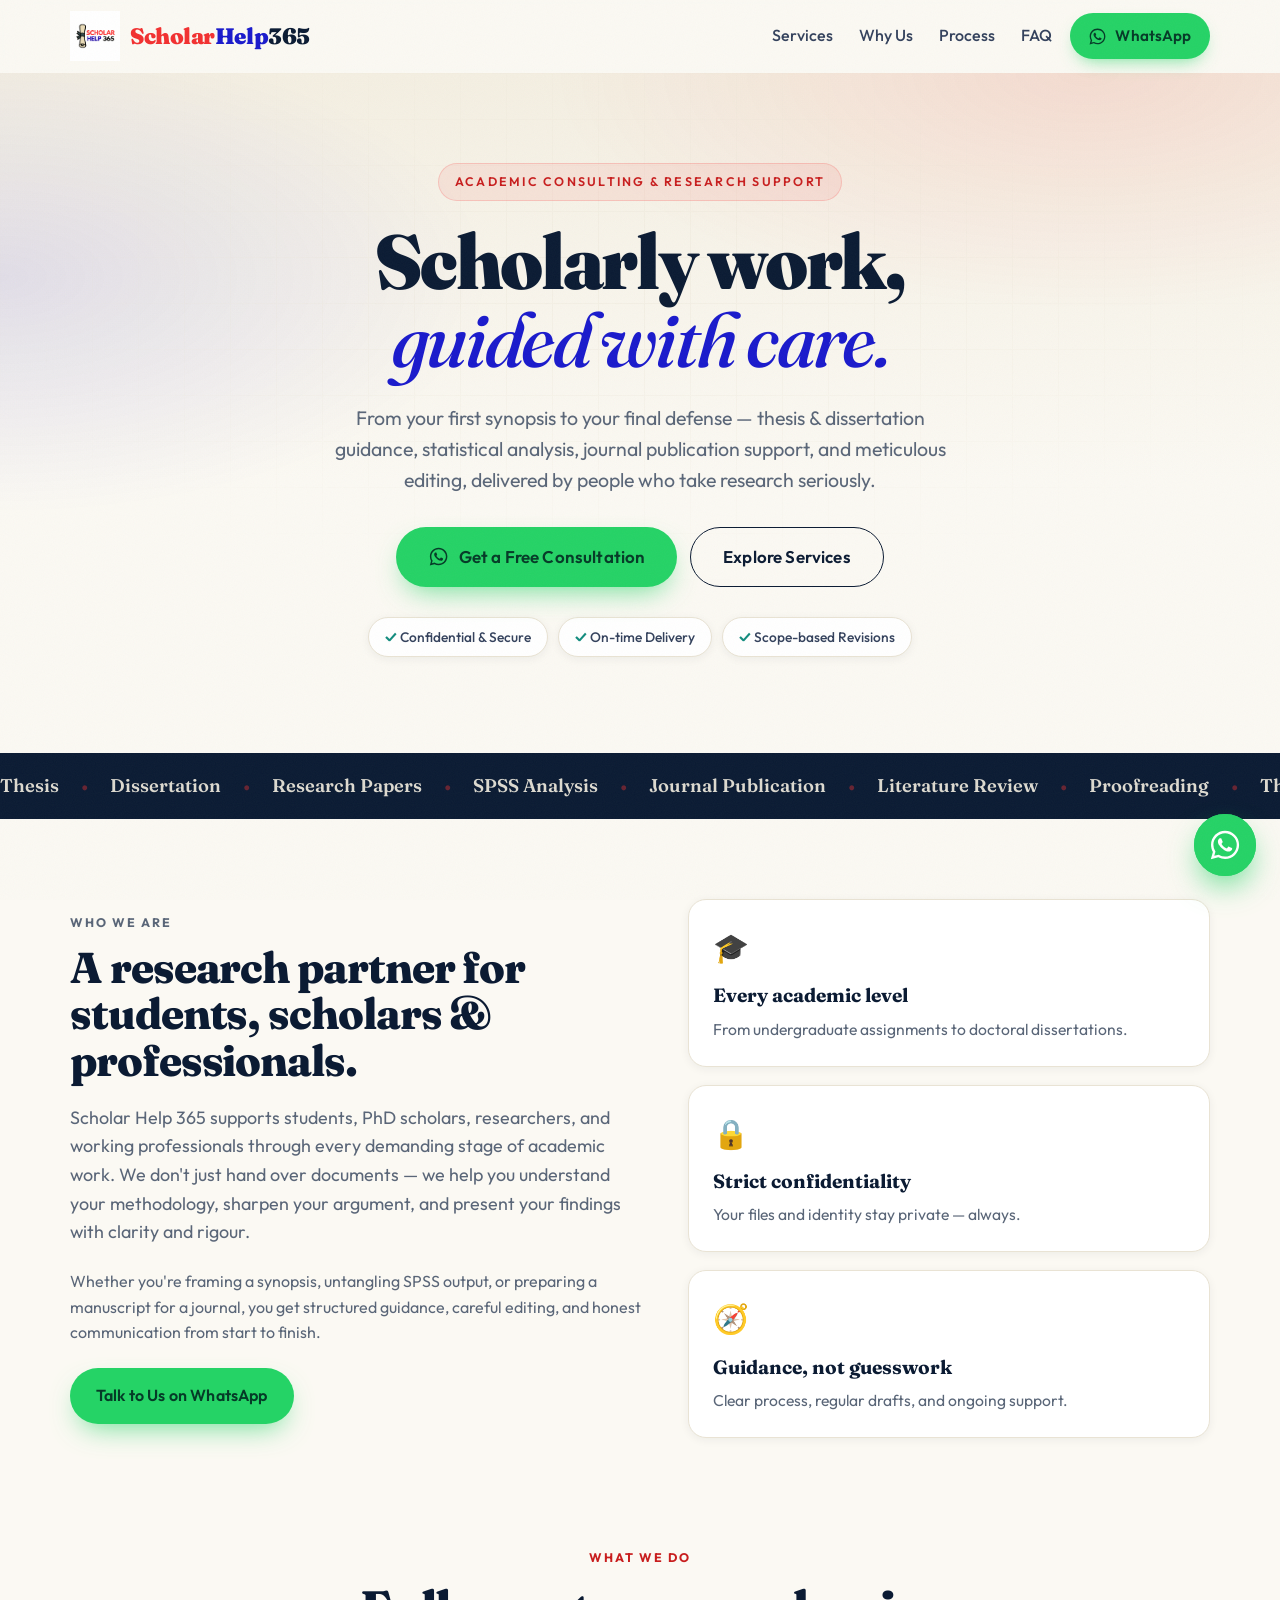
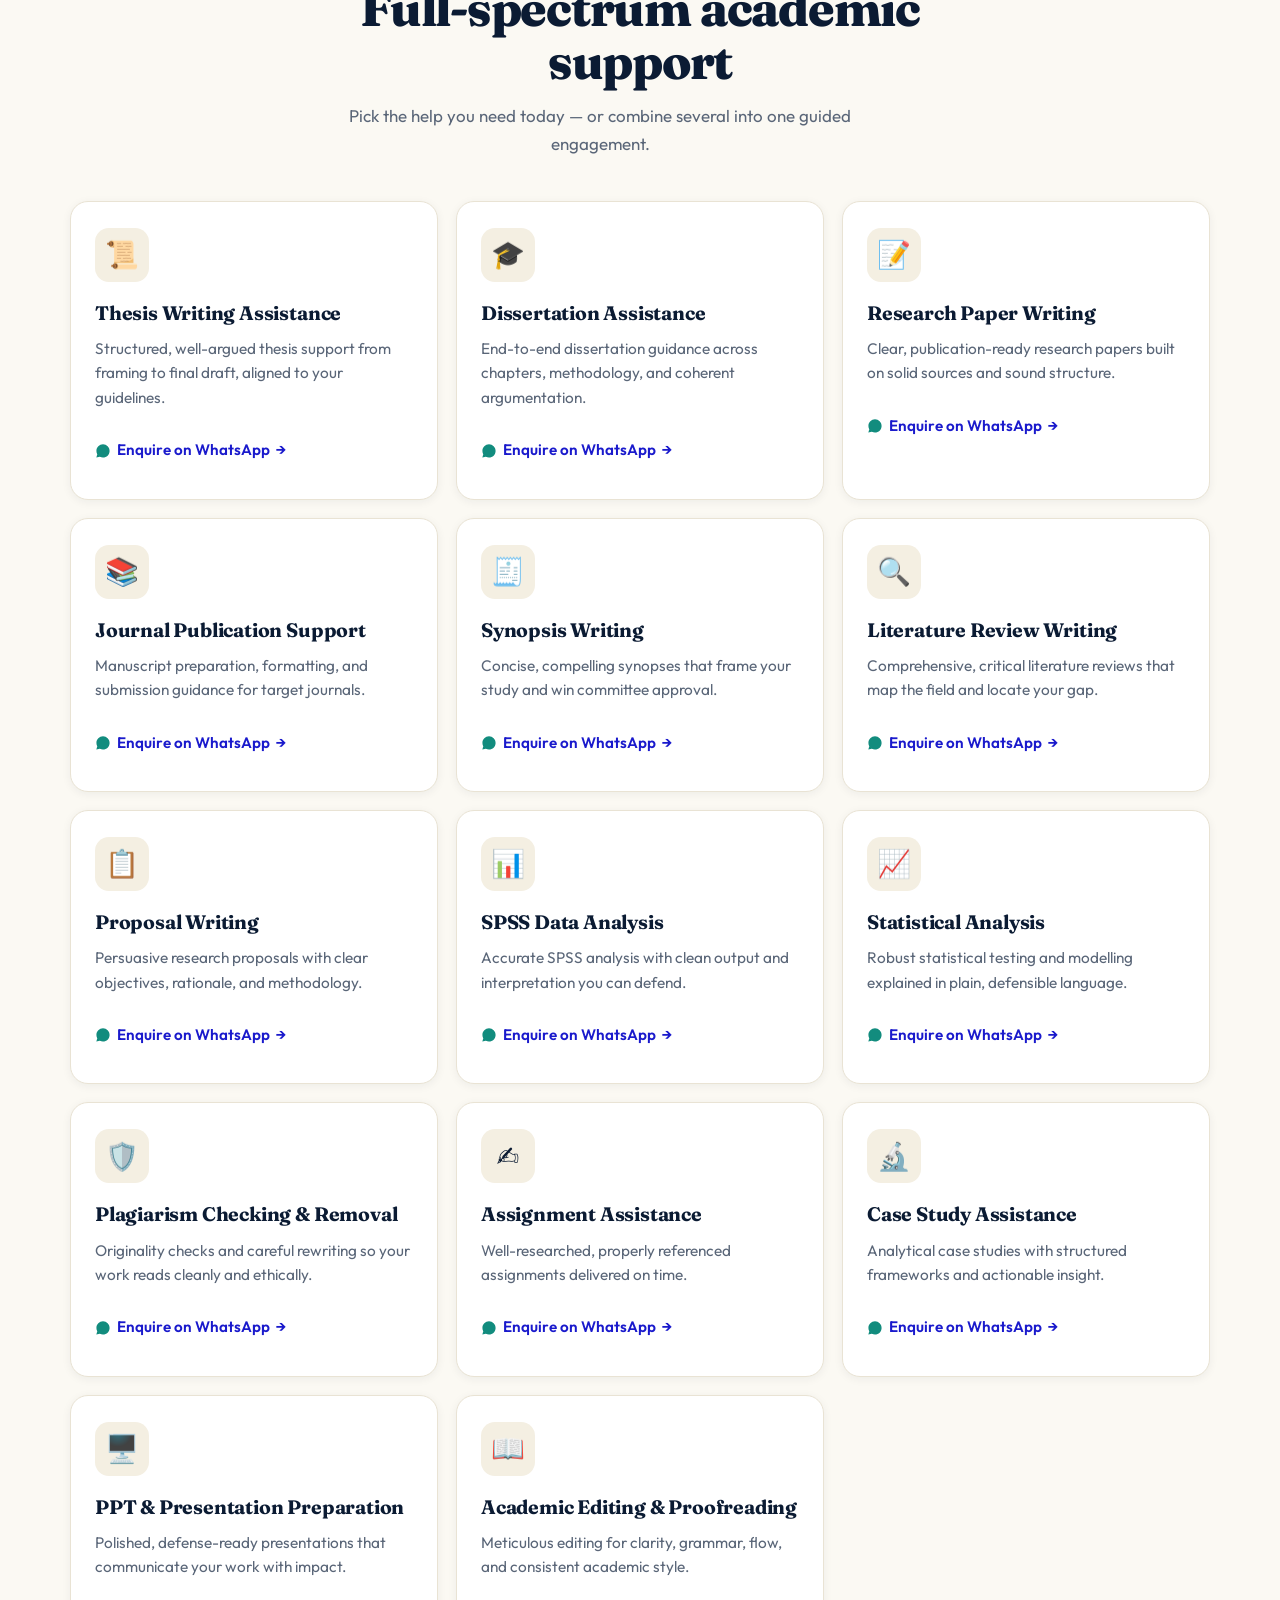
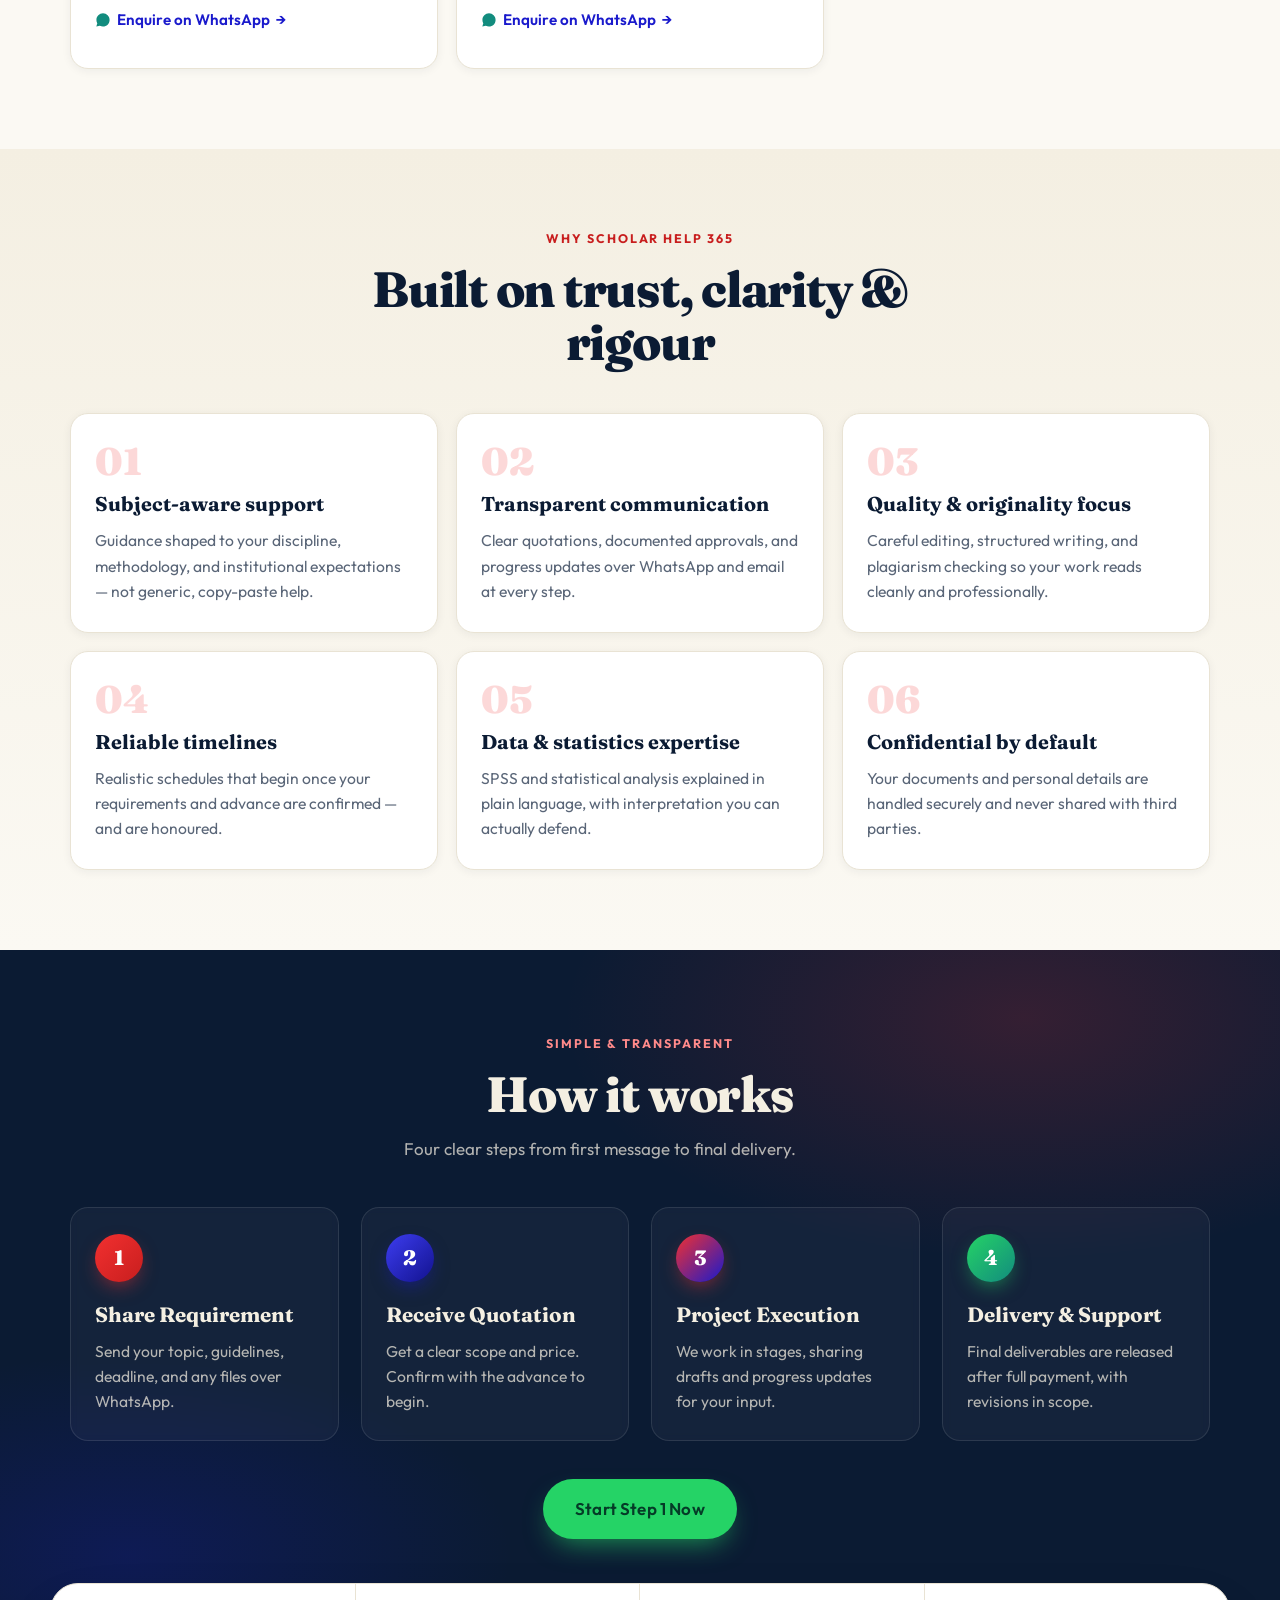
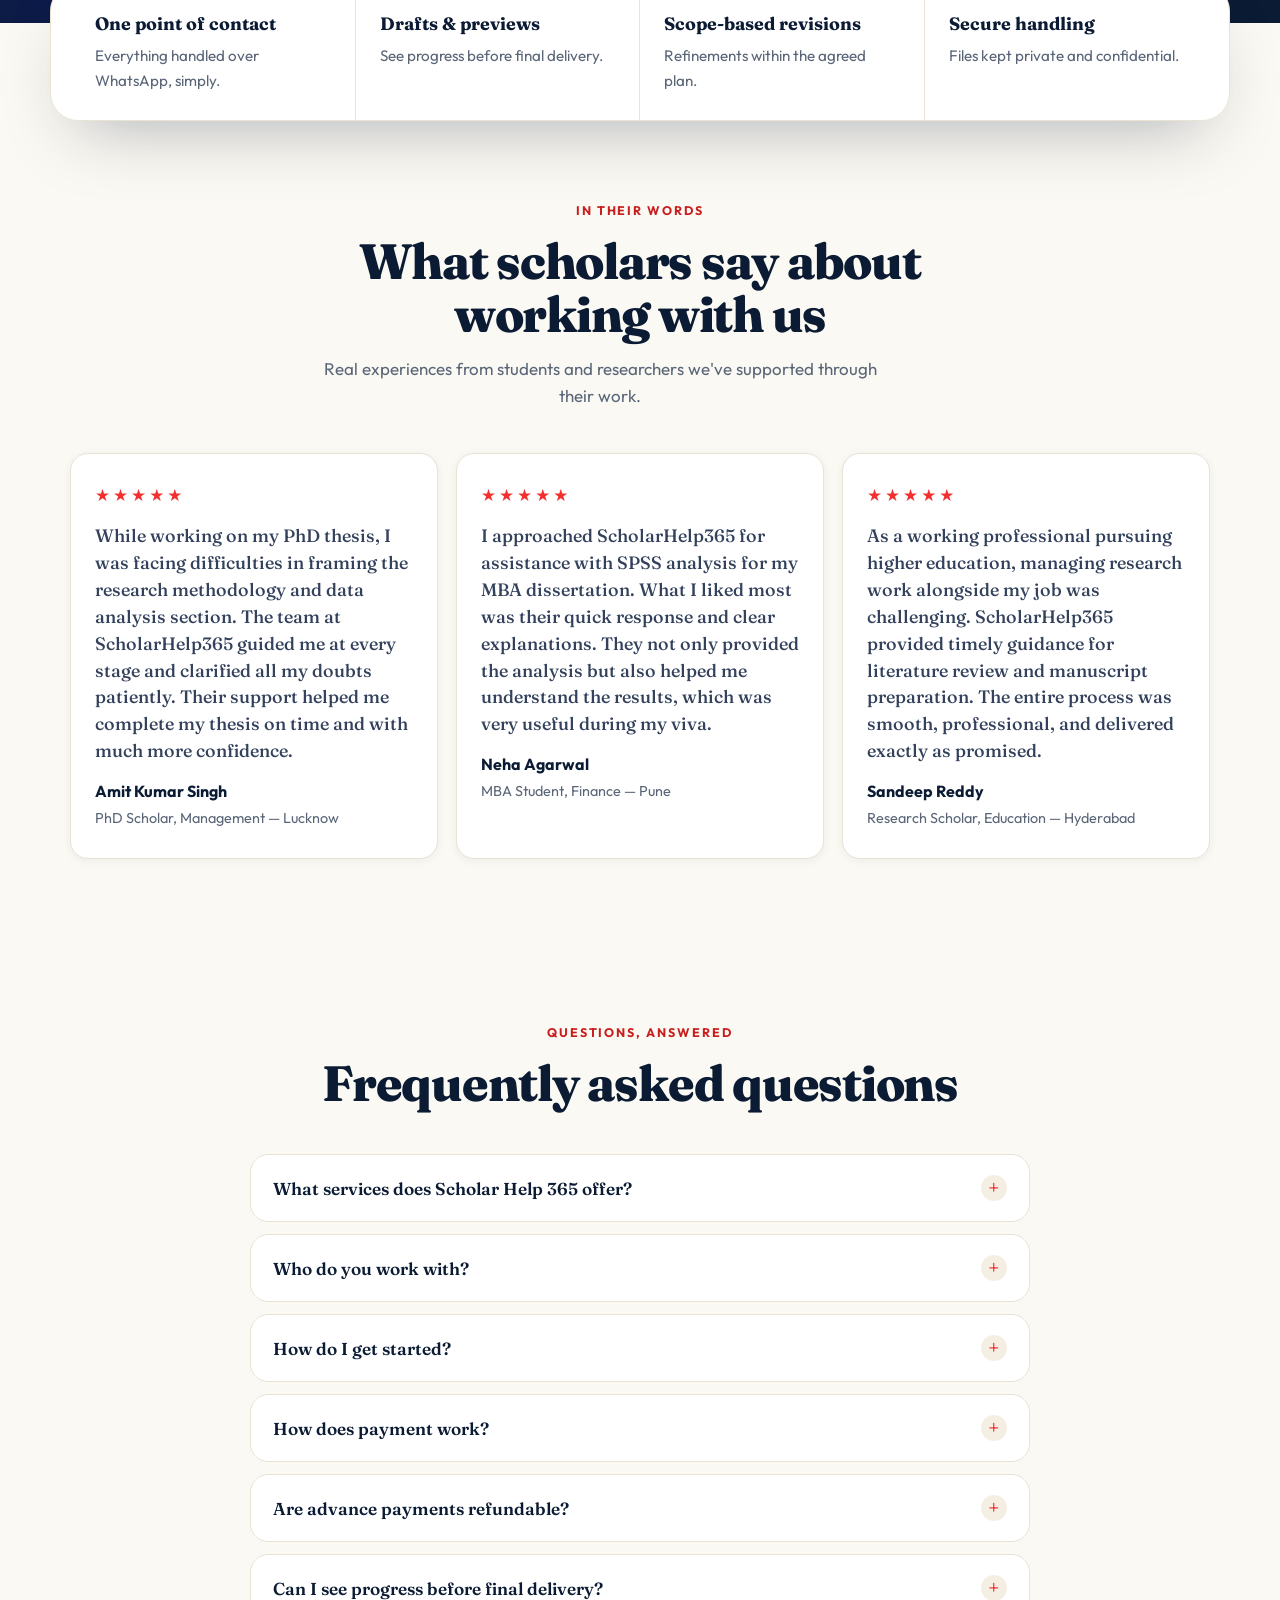
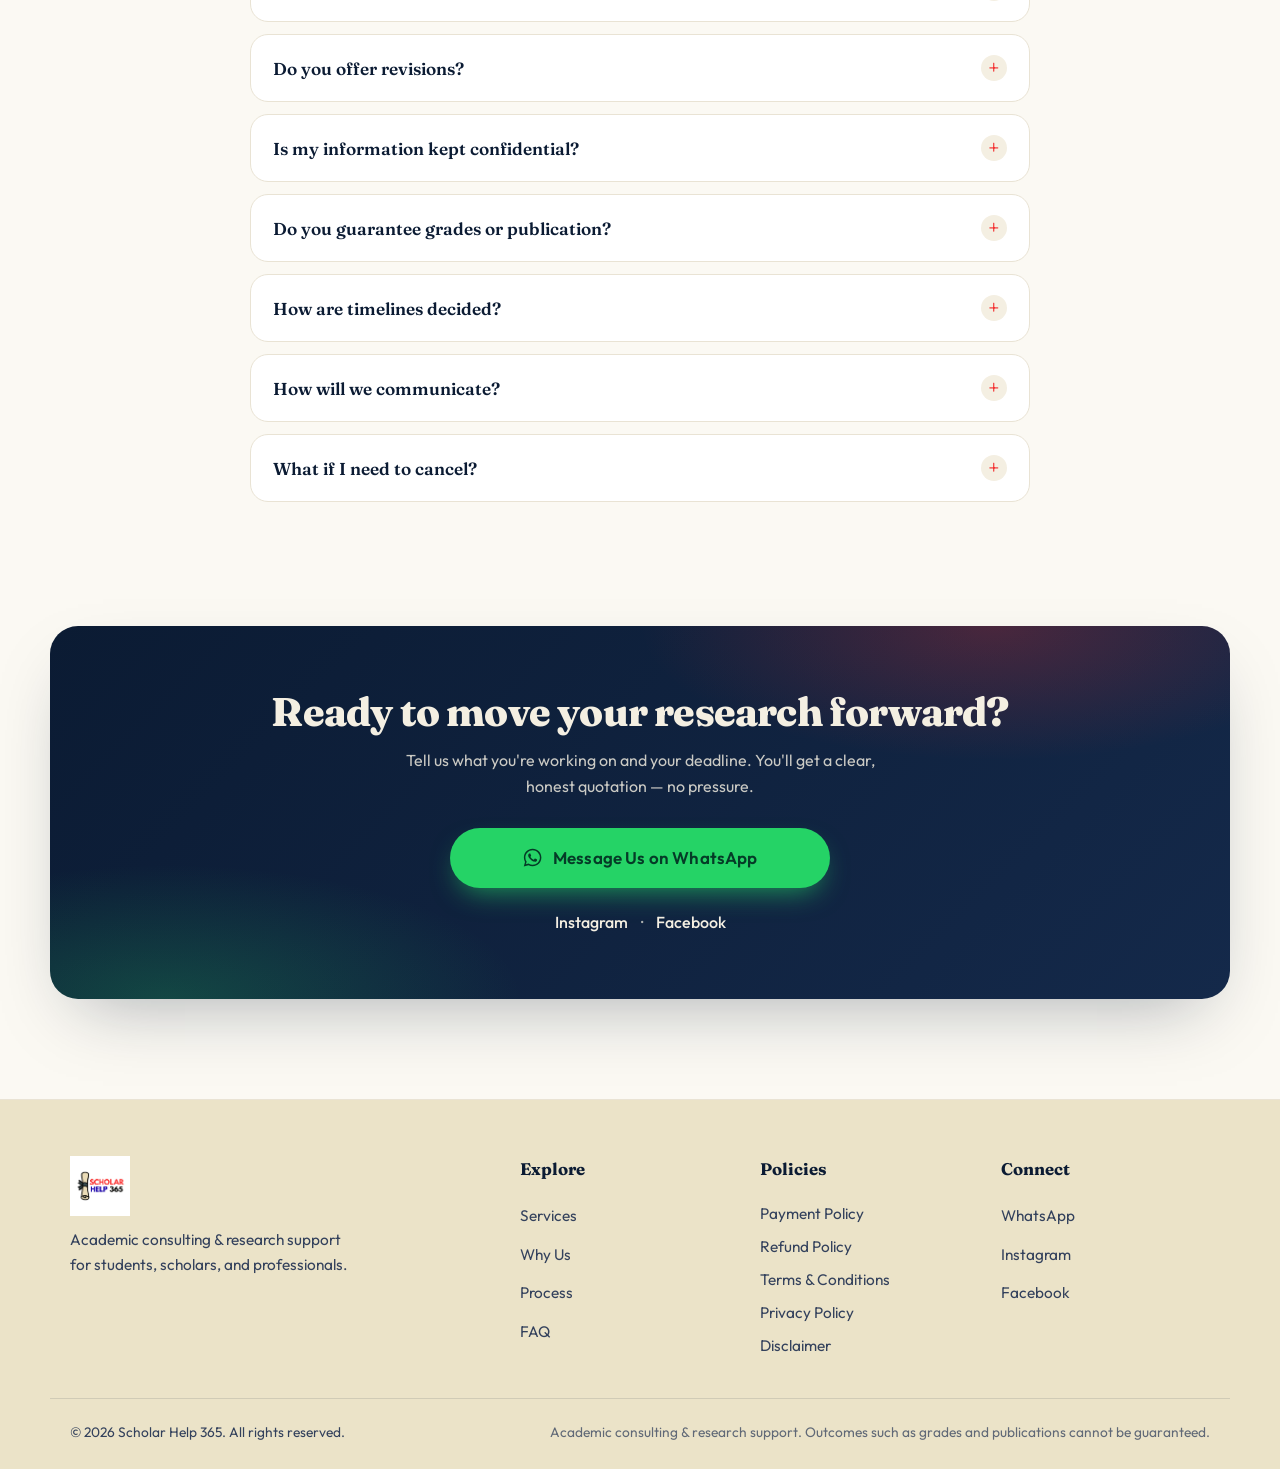
<file: index.html>
<!DOCTYPE html>
<html lang="en">
<head>
<meta charset="UTF-8">
<meta name="viewport" content="width=device-width, initial-scale=1.0, viewport-fit=cover">
<meta name="theme-color" content="#0B1B33">
<title>Scholar Help 365 | Academic Consulting & Research Support</title>
<meta name="description" content="Professional academic consulting and research support services including thesis assistance, dissertation guidance, SPSS data analysis, research paper support, journal publication assistance, academic editing, and research consulting.">
<meta name="keywords" content="thesis writing assistance, dissertation help, research paper writing, SPSS data analysis, journal publication support, academic editing, literature review, synopsis writing, plagiarism removal, academic consulting">
<meta name="author" content="Scholar Help 365">
<meta name="robots" content="index, follow">
<link rel="canonical" href="https://scholarhelp365.com/">

<!-- Open Graph -->
<meta property="og:type" content="website">
<meta property="og:url" content="https://scholarhelp365.com/">
<meta property="og:title" content="Scholar Help 365 | Academic Consulting & Research Support">
<meta property="og:description" content="Professional academic consulting and research support: thesis & dissertation assistance, SPSS data analysis, research paper support, journal publication help, and academic editing.">
<meta property="og:image" content="https://scholarhelp365.com/logo.png">
<meta property="og:site_name" content="Scholar Help 365">

<!-- Twitter -->
<meta name="twitter:card" content="summary_large_image">
<meta name="twitter:title" content="Scholar Help 365 | Academic Consulting & Research Support">
<meta name="twitter:description" content="Professional academic consulting and research support: thesis & dissertation assistance, SPSS data analysis, journal publication help, and academic editing.">
<meta name="twitter:image" content="https://scholarhelp365.com/logo.png">

<link rel="icon" type="image/png" href="logo.png">
<link rel="apple-touch-icon" href="logo.png">
<link rel="preconnect" href="https://fonts.googleapis.com">
<link rel="preconnect" href="https://fonts.gstatic.com" crossorigin>
<link rel="preload" as="style" href="https://fonts.googleapis.com/css2?family=Fraunces:ital,opsz,wght@0,9..144,400;0,9..144,500;0,9..144,600;0,9..144,700;0,9..144,900;1,9..144,500&family=Outfit:wght@300;400;500;600;700;800&display=swap">
<link rel="stylesheet" href="https://fonts.googleapis.com/css2?family=Fraunces:ital,opsz,wght@0,9..144,400;0,9..144,500;0,9..144,600;0,9..144,700;0,9..144,900;1,9..144,500&family=Outfit:wght@300;400;500;600;700;800&display=swap">
<link rel="stylesheet" href="styles.css">

<!-- Structured Data -->
<script type="application/ld+json">
{
  "@context": "https://schema.org",
  "@graph": [
    {
      "@type": "Organization",
      "@id": "https://scholarhelp365.com/#organization",
      "name": "Scholar Help 365",
      "url": "https://scholarhelp365.com/",
      "logo": "https://scholarhelp365.com/logo.png",
      "description": "Academic consulting and research support services.",
      "contactPoint": {
        "@type": "ContactPoint",
        "telephone": "+918447711925",
        "contactType": "customer service",
        "availableLanguage": ["English", "Hindi"]
      },
      "sameAs": [
        "https://www.instagram.com/scholarhelp365/",
        "https://www.facebook.com/share/1EtbmL9gWt/"
      ]
    },
    {
      "@type": "WebSite",
      "@id": "https://scholarhelp365.com/#website",
      "url": "https://scholarhelp365.com/",
      "name": "Scholar Help 365",
      "publisher": { "@id": "https://scholarhelp365.com/#organization" }
    },
    {
      "@type": "LocalBusiness",
      "@id": "https://scholarhelp365.com/#localbusiness",
      "name": "Scholar Help 365",
      "image": "https://scholarhelp365.com/logo.png",
      "url": "https://scholarhelp365.com/",
      "telephone": "+918447711925",
      "priceRange": "$$",
      "address": { "@type": "PostalAddress", "addressCountry": "IN" }
    },
    {
      "@type": "Service",
      "serviceType": "Academic Consulting & Research Support",
      "provider": { "@id": "https://scholarhelp365.com/#organization" },
      "areaServed": "Worldwide",
      "hasOfferCatalog": {
        "@type": "OfferCatalog",
        "name": "Academic Services",
        "itemListElement": [
          {"@type":"Offer","itemOffered":{"@type":"Service","name":"Thesis Writing Assistance"}},
          {"@type":"Offer","itemOffered":{"@type":"Service","name":"Dissertation Assistance"}},
          {"@type":"Offer","itemOffered":{"@type":"Service","name":"Research Paper Writing"}},
          {"@type":"Offer","itemOffered":{"@type":"Service","name":"Journal Publication Support"}},
          {"@type":"Offer","itemOffered":{"@type":"Service","name":"SPSS Data Analysis"}},
          {"@type":"Offer","itemOffered":{"@type":"Service","name":"Academic Editing & Proofreading"}}
        ]
      }
    },
    {
      "@type": "FAQPage",
      "@id": "https://scholarhelp365.com/#faq",
      "mainEntity": [
        {"@type":"Question","name":"What services does Scholar Help 365 offer?","acceptedAnswer":{"@type":"Answer","text":"We offer thesis and dissertation assistance, research paper writing, journal publication support, synopsis and proposal writing, literature reviews, SPSS and statistical analysis, plagiarism checking and removal, assignment and case study assistance, presentation preparation, and academic editing and proofreading."}},
        {"@type":"Question","name":"Is my information kept confidential?","acceptedAnswer":{"@type":"Answer","text":"Yes. All client information and files are handled securely, are never shared with third parties, and are never sold."}},
        {"@type":"Question","name":"How do I start a project?","acceptedAnswer":{"@type":"Answer","text":"Share your requirement on WhatsApp, receive a quotation, confirm with an advance payment, and we begin execution with drafts and updates along the way."}},
        {"@type":"Question","name":"Do you guarantee grades or publication?","acceptedAnswer":{"@type":"Answer","text":"We provide research support, editing, guidance, and analytical assistance. Grades, approvals, and publication outcomes depend on institutions and reviewers and cannot be guaranteed."}},
        {"@type":"Question","name":"How does payment work?","acceptedAnswer":{"@type":"Answer","text":"Work begins after a mandatory advance payment. The remaining balance is paid before final delivery, and complete deliverables are released after full payment."}},
        {"@type":"Question","name":"Can I get revisions?","acceptedAnswer":{"@type":"Answer","text":"Yes, revisions are provided within the agreed project scope. Additional requirements outside the original scope may incur extra charges."}}
      ]
    }
  ]
}
</script>
</head>
<body>

<!-- Decorative grain overlay -->
<div class="grain" aria-hidden="true"></div>

<!-- ============ HEADER ============ -->
<header class="site-header" id="top">
  <div class="container nav">
    <a href="#top" class="brand" aria-label="Scholar Help 365 home">
      <img src="logo.png" alt="Scholar Help 365 logo" width="160" height="160" class="brand-mark" loading="eager">
      <span class="brand-text">Scholar<span class="brand-accent">Help</span><span class="brand-365">365</span></span>
    </a>
    <nav class="nav-links" aria-label="Primary">
      <a href="#services">Services</a>
      <a href="#why">Why Us</a>
      <a href="#process">Process</a>
      <a href="#faq">FAQ</a>
    </nav>
    <a class="btn btn-nav" href="https://wa.me/918447711925?text=Hi%20Scholar%20Help%20365%2C%20I%27d%20like%20to%20discuss%20a%20project." target="_blank" rel="noopener">
      <svg class="wa-ic" viewBox="0 0 24 24" aria-hidden="true"><path d="M12.04 2C6.58 2 2.13 6.45 2.13 11.91c0 1.75.46 3.46 1.32 4.97L2 22l5.25-1.38a9.9 9.9 0 0 0 4.79 1.22h.01c5.46 0 9.91-4.45 9.91-9.91S17.5 2 12.04 2Zm0 18.13h-.01a8.2 8.2 0 0 1-4.18-1.15l-.3-.18-3.11.82.83-3.04-.2-.31a8.18 8.18 0 0 1-1.26-4.36c0-4.54 3.7-8.23 8.24-8.23 2.2 0 4.27.86 5.82 2.42a8.18 8.18 0 0 1 2.41 5.83c0 4.54-3.69 8.23-8.23 8.23Zm4.52-6.16c-.25-.12-1.47-.72-1.69-.81-.23-.08-.39-.12-.56.12-.16.25-.64.81-.79.97-.14.17-.29.19-.54.06-.25-.12-1.05-.39-1.99-1.23-.74-.66-1.23-1.47-1.38-1.72-.14-.25-.01-.38.11-.5.11-.11.25-.29.37-.43.13-.14.17-.25.25-.41.08-.17.04-.31-.02-.43-.06-.12-.56-1.34-.76-1.84-.2-.48-.4-.42-.56-.43h-.48c-.17 0-.43.06-.66.31-.22.25-.86.85-.86 2.07 0 1.22.89 2.4 1.01 2.56.12.17 1.75 2.67 4.23 3.74.59.26 1.05.41 1.41.52.59.19 1.13.16 1.56.1.48-.07 1.47-.6 1.68-1.18.21-.58.21-1.07.14-1.18-.06-.1-.22-.16-.47-.28Z"/></svg>
      WhatsApp
    </a>
    <button class="hamburger" id="hamburger" aria-label="Open menu" aria-expanded="false">
      <span></span><span></span><span></span>
    </button>
  </div>
  <div class="mobile-menu" id="mobileMenu">
    <a href="#services">Services</a>
    <a href="#why">Why Us</a>
    <a href="#process">Process</a>
    <a href="#faq">FAQ</a>
    <a href="#contact">Contact</a>
  </div>
</header>

<!-- ============ HERO ============ -->
<section class="hero">
  <div class="hero-bg" aria-hidden="true"></div>
  <div class="container hero-inner">
    <p class="eyebrow reveal">Academic Consulting &amp; Research Support</p>
    <h1 class="reveal d1">Scholarly work,<br><em>guided with care.</em></h1>
    <p class="hero-sub reveal d2">From your first synopsis to your final defense — thesis &amp; dissertation guidance, statistical analysis, journal publication support, and meticulous editing, delivered by people who take research seriously.</p>
    <div class="hero-cta reveal d3">
      <a class="btn btn-primary btn-lg" href="https://wa.me/918447711925?text=Hi%20Scholar%20Help%20365%2C%20I%27d%20like%20a%20free%20consultation%20about%20my%20project." target="_blank" rel="noopener">
        <svg class="wa-ic" viewBox="0 0 24 24" aria-hidden="true"><path d="M12.04 2C6.58 2 2.13 6.45 2.13 11.91c0 1.75.46 3.46 1.32 4.97L2 22l5.25-1.38a9.9 9.9 0 0 0 4.79 1.22h.01c5.46 0 9.91-4.45 9.91-9.91S17.5 2 12.04 2Zm0 18.13h-.01a8.2 8.2 0 0 1-4.18-1.15l-.3-.18-3.11.82.83-3.04-.2-.31a8.18 8.18 0 0 1-1.26-4.36c0-4.54 3.7-8.23 8.24-8.23 2.2 0 4.27.86 5.82 2.42a8.18 8.18 0 0 1 2.41 5.83c0 4.54-3.69 8.23-8.23 8.23Zm4.52-6.16c-.25-.12-1.47-.72-1.69-.81-.23-.08-.39-.12-.56.12-.16.25-.64.81-.79.97-.14.17-.29.19-.54.06-.25-.12-1.05-.39-1.99-1.23-.74-.66-1.23-1.47-1.38-1.72-.14-.25-.01-.38.11-.5.11-.11.25-.29.37-.43.13-.14.17-.25.25-.41.08-.17.04-.31-.02-.43-.06-.12-.56-1.34-.76-1.84-.2-.48-.4-.42-.56-.43h-.48c-.17 0-.43.06-.66.31-.22.25-.86.85-.86 2.07 0 1.22.89 2.4 1.01 2.56.12.17 1.75 2.67 4.23 3.74.59.26 1.05.41 1.41.52.59.19 1.13.16 1.56.1.48-.07 1.47-.6 1.68-1.18.21-.58.21-1.07.14-1.18-.06-.1-.22-.16-.47-.28Z"/></svg>
        Get a Free Consultation
      </a>
      <a class="btn btn-ghost btn-lg" href="#services">Explore Services</a>
    </div>
    <ul class="hero-pills reveal d4">
      <li>Confidential &amp; Secure</li>
      <li>On-time Delivery</li>
      <li>Scope-based Revisions</li>
    </ul>
  </div>
</section>

<!-- ============ TRUST STRIP ============ -->
<section class="trust-strip" aria-label="What we help with">
  <div class="marquee">
    <div class="marquee-track">
      <span>Thesis</span><span>•</span><span>Dissertation</span><span>•</span><span>Research Papers</span><span>•</span><span>SPSS Analysis</span><span>•</span><span>Journal Publication</span><span>•</span><span>Literature Review</span><span>•</span><span>Proofreading</span><span>•</span>
      <span>Thesis</span><span>•</span><span>Dissertation</span><span>•</span><span>Research Papers</span><span>•</span><span>SPSS Analysis</span><span>•</span><span>Journal Publication</span><span>•</span><span>Literature Review</span><span>•</span><span>Proofreading</span><span>•</span>
    </div>
  </div>
</section>

<!-- ============ ABOUT ============ -->
<section class="about" id="about">
  <div class="container about-grid">
    <div class="about-copy reveal">
      <p class="section-eyebrow">Who we are</p>
      <h2 class="section-title">A research partner for students, scholars &amp; professionals.</h2>
      <p class="lead">Scholar Help 365 supports students, PhD scholars, researchers, and working professionals through every demanding stage of academic work. We don't just hand over documents — we help you understand your methodology, sharpen your argument, and present your findings with clarity and rigour.</p>
      <p>Whether you're framing a synopsis, untangling SPSS output, or preparing a manuscript for a journal, you get structured guidance, careful editing, and honest communication from start to finish.</p>
      <a class="btn btn-primary" href="https://wa.me/918447711925?text=Hi%20Scholar%20Help%20365%2C%20I%27d%20like%20to%20learn%20more%20about%20your%20support." target="_blank" rel="noopener">Talk to Us on WhatsApp</a>
    </div>
    <div class="about-stats reveal d2">
      <div class="stat-card">
        <span class="stat-icon">🎓</span>
        <h3>Every academic level</h3>
        <p>From undergraduate assignments to doctoral dissertations.</p>
      </div>
      <div class="stat-card">
        <span class="stat-icon">🔒</span>
        <h3>Strict confidentiality</h3>
        <p>Your files and identity stay private — always.</p>
      </div>
      <div class="stat-card">
        <span class="stat-icon">🧭</span>
        <h3>Guidance, not guesswork</h3>
        <p>Clear process, regular drafts, and ongoing support.</p>
      </div>
    </div>
  </div>
</section>

<!-- ============ SERVICES ============ -->
<section class="services" id="services">
  <div class="container">
    <div class="section-head reveal">
      <p class="section-eyebrow">What we do</p>
      <h2 class="section-title">Full-spectrum academic support</h2>
      <p class="section-desc">Pick the help you need today — or combine several into one guided engagement.</p>
    </div>
    <div class="service-grid" id="serviceGrid"><!-- injected by script.js --></div>
  </div>
</section>

<!-- ============ WHY CHOOSE US ============ -->
<section class="why" id="why">
  <div class="container">
    <div class="section-head reveal">
      <p class="section-eyebrow">Why Scholar Help 365</p>
      <h2 class="section-title">Built on trust, clarity &amp; rigour</h2>
    </div>
    <div class="why-grid">
      <article class="why-card reveal"><span class="why-num">01</span><h3>Subject-aware support</h3><p>Guidance shaped to your discipline, methodology, and institutional expectations — not generic, copy-paste help.</p></article>
      <article class="why-card reveal d1"><span class="why-num">02</span><h3>Transparent communication</h3><p>Clear quotations, documented approvals, and progress updates over WhatsApp and email at every step.</p></article>
      <article class="why-card reveal d2"><span class="why-num">03</span><h3>Quality &amp; originality focus</h3><p>Careful editing, structured writing, and plagiarism checking so your work reads cleanly and professionally.</p></article>
      <article class="why-card reveal d3"><span class="why-num">04</span><h3>Reliable timelines</h3><p>Realistic schedules that begin once your requirements and advance are confirmed — and are honoured.</p></article>
      <article class="why-card reveal d4"><span class="why-num">05</span><h3>Data &amp; statistics expertise</h3><p>SPSS and statistical analysis explained in plain language, with interpretation you can actually defend.</p></article>
      <article class="why-card reveal d5"><span class="why-num">06</span><h3>Confidential by default</h3><p>Your documents and personal details are handled securely and never shared with third parties.</p></article>
    </div>
  </div>
</section>

<!-- ============ PROCESS ============ -->
<section class="process" id="process">
  <div class="container">
    <div class="section-head reveal">
      <p class="section-eyebrow light">Simple &amp; transparent</p>
      <h2 class="section-title light">How it works</h2>
      <p class="section-desc light">Four clear steps from first message to final delivery.</p>
    </div>
    <ol class="process-line">
      <li class="reveal"><span class="p-step">1</span><h3>Share Requirement</h3><p>Send your topic, guidelines, deadline, and any files over WhatsApp.</p></li>
      <li class="reveal d1"><span class="p-step">2</span><h3>Receive Quotation</h3><p>Get a clear scope and price. Confirm with the advance to begin.</p></li>
      <li class="reveal d2"><span class="p-step">3</span><h3>Project Execution</h3><p>We work in stages, sharing drafts and progress updates for your input.</p></li>
      <li class="reveal d3"><span class="p-step">4</span><h3>Delivery &amp; Support</h3><p>Final deliverables are released after full payment, with revisions in scope.</p></li>
    </ol>
    <div class="process-cta reveal">
      <a class="btn btn-primary btn-lg" href="https://wa.me/918447711925?text=Hi%20Scholar%20Help%20365%2C%20I%27m%20ready%20to%20share%20my%20requirement." target="_blank" rel="noopener">Start Step 1 Now</a>
    </div>
  </div>
</section>

<!-- ============ BENEFITS / CTA BAND ============ -->
<section class="benefits">
  <div class="container benefits-grid">
    <div class="benefit reveal"><strong>One point of contact</strong><span>Everything handled over WhatsApp, simply.</span></div>
    <div class="benefit reveal d1"><strong>Drafts &amp; previews</strong><span>See progress before final delivery.</span></div>
    <div class="benefit reveal d2"><strong>Scope-based revisions</strong><span>Refinements within the agreed plan.</span></div>
    <div class="benefit reveal d3"><strong>Secure handling</strong><span>Files kept private and confidential.</span></div>
  </div>
</section>

<!-- ============ TESTIMONIALS ============ -->
<section class="testimonials" id="testimonials">
  <div class="container">
    <div class="section-head reveal">
      <p class="section-eyebrow">In their words</p>
      <h2 class="section-title">What scholars say about working with us</h2>
      <p class="section-desc">Real experiences from students and researchers we've supported through their work.</p>
    </div>
    <div class="tst-grid">
      <figure class="tst-card reveal">
        <div class="tst-stars" aria-label="5 out of 5">★★★★★</div>
        <blockquote>While working on my PhD thesis, I was facing difficulties in framing the research methodology and data analysis section. The team at ScholarHelp365 guided me at every stage and clarified all my doubts patiently. Their support helped me complete my thesis on time and with much more confidence.</blockquote>
        <figcaption><strong>Amit Kumar Singh</strong><span>PhD Scholar, Management — Lucknow</span></figcaption>
      </figure>
      <figure class="tst-card reveal d1">
        <div class="tst-stars" aria-label="5 out of 5">★★★★★</div>
        <blockquote>I approached ScholarHelp365 for assistance with SPSS analysis for my MBA dissertation. What I liked most was their quick response and clear explanations. They not only provided the analysis but also helped me understand the results, which was very useful during my viva.</blockquote>
        <figcaption><strong>Neha Agarwal</strong><span>MBA Student, Finance — Pune</span></figcaption>
      </figure>
      <figure class="tst-card reveal d2">
        <div class="tst-stars" aria-label="5 out of 5">★★★★★</div>
        <blockquote>As a working professional pursuing higher education, managing research work alongside my job was challenging. ScholarHelp365 provided timely guidance for literature review and manuscript preparation. The entire process was smooth, professional, and delivered exactly as promised.</blockquote>
        <figcaption><strong>Sandeep Reddy</strong><span>Research Scholar, Education — Hyderabad</span></figcaption>
      </figure>
    </div>
  </div>
</section>

<!-- ============ FAQ ============ -->
<section class="faq" id="faq">
  <div class="container faq-inner">
    <div class="section-head reveal">
      <p class="section-eyebrow">Questions, answered</p>
      <h2 class="section-title">Frequently asked questions</h2>
    </div>
    <div class="faq-list" id="faqList"><!-- injected by script.js --></div>
  </div>
</section>

<!-- ============ CONTACT / FINAL CTA ============ -->
<section class="contact" id="contact">
  <div class="container contact-card reveal">
    <h2>Ready to move your research forward?</h2>
    <p>Tell us what you're working on and your deadline. You'll get a clear, honest quotation — no pressure.</p>
    <a class="btn btn-primary btn-lg" href="https://wa.me/918447711925?text=Hi%20Scholar%20Help%20365%2C%20I%27d%20like%20to%20start%20a%20project." target="_blank" rel="noopener">
      <svg class="wa-ic" viewBox="0 0 24 24" aria-hidden="true"><path d="M12.04 2C6.58 2 2.13 6.45 2.13 11.91c0 1.75.46 3.46 1.32 4.97L2 22l5.25-1.38a9.9 9.9 0 0 0 4.79 1.22h.01c5.46 0 9.91-4.45 9.91-9.91S17.5 2 12.04 2Zm0 18.13h-.01a8.2 8.2 0 0 1-4.18-1.15l-.3-.18-3.11.82.83-3.04-.2-.31a8.18 8.18 0 0 1-1.26-4.36c0-4.54 3.7-8.23 8.24-8.23 2.2 0 4.27.86 5.82 2.42a8.18 8.18 0 0 1 2.41 5.83c0 4.54-3.69 8.23-8.23 8.23Zm4.52-6.16c-.25-.12-1.47-.72-1.69-.81-.23-.08-.39-.12-.56.12-.16.25-.64.81-.79.97-.14.17-.29.19-.54.06-.25-.12-1.05-.39-1.99-1.23-.74-.66-1.23-1.47-1.38-1.72-.14-.25-.01-.38.11-.5.11-.11.25-.29.37-.43.13-.14.17-.25.25-.41.08-.17.04-.31-.02-.43-.06-.12-.56-1.34-.76-1.84-.2-.48-.4-.42-.56-.43h-.48c-.17 0-.43.06-.66.31-.22.25-.86.85-.86 2.07 0 1.22.89 2.4 1.01 2.56.12.17 1.75 2.67 4.23 3.74.59.26 1.05.41 1.41.52.59.19 1.13.16 1.56.1.48-.07 1.47-.6 1.68-1.18.21-.58.21-1.07.14-1.18-.06-.1-.22-.16-.47-.28Z"/></svg>
      Message Us on WhatsApp
    </a>
    <div class="contact-socials">
      <a href="https://www.instagram.com/scholarhelp365/" target="_blank" rel="noopener" aria-label="Instagram">Instagram</a>
      <span>·</span>
      <a href="https://www.facebook.com/share/1EtbmL9gWt/" target="_blank" rel="noopener" aria-label="Facebook">Facebook</a>
    </div>
  </div>
</section>

<!-- ============ FOOTER ============ -->
<footer class="site-footer">
  <div class="container footer-grid">
    <div class="footer-brand">
      <img src="logo.png" alt="Scholar Help 365" width="120" height="120" loading="lazy">
      <p>Academic consulting &amp; research support for students, scholars, and professionals.</p>
    </div>
    <div class="footer-col">
      <h4>Explore</h4>
      <a href="#services">Services</a>
      <a href="#why">Why Us</a>
      <a href="#process">Process</a>
      <a href="#faq">FAQ</a>
    </div>
    <div class="footer-col">
      <h4>Policies</h4>
      <button class="link-btn" data-modal="payment">Payment Policy</button>
      <button class="link-btn" data-modal="refund">Refund Policy</button>
      <button class="link-btn" data-modal="terms">Terms &amp; Conditions</button>
      <button class="link-btn" data-modal="privacy">Privacy Policy</button>
      <button class="link-btn" data-modal="disclaimer">Disclaimer</button>
    </div>
    <div class="footer-col">
      <h4>Connect</h4>
      <a href="https://wa.me/918447711925" target="_blank" rel="noopener">WhatsApp</a>
      <a href="https://www.instagram.com/scholarhelp365/" target="_blank" rel="noopener">Instagram</a>
      <a href="https://www.facebook.com/share/1EtbmL9gWt/" target="_blank" rel="noopener">Facebook</a>
    </div>
  </div>
  <div class="container footer-bottom">
    <p>© <span id="year"></span> Scholar Help 365. All rights reserved.</p>
    <p class="footer-note">Academic consulting &amp; research support. Outcomes such as grades and publications cannot be guaranteed.</p>
  </div>
</footer>

<!-- ============ STICKY MOBILE CTA ============ -->
<a class="sticky-cta" href="https://wa.me/918447711925?text=Hi%20Scholar%20Help%20365%2C%20I%27d%20like%20to%20start%20a%20project." target="_blank" rel="noopener">
  <svg class="wa-ic" viewBox="0 0 24 24" aria-hidden="true"><path d="M12.04 2C6.58 2 2.13 6.45 2.13 11.91c0 1.75.46 3.46 1.32 4.97L2 22l5.25-1.38a9.9 9.9 0 0 0 4.79 1.22h.01c5.46 0 9.91-4.45 9.91-9.91S17.5 2 12.04 2Zm0 18.13h-.01a8.2 8.2 0 0 1-4.18-1.15l-.3-.18-3.11.82.83-3.04-.2-.31a8.18 8.18 0 0 1-1.26-4.36c0-4.54 3.7-8.23 8.24-8.23 2.2 0 4.27.86 5.82 2.42a8.18 8.18 0 0 1 2.41 5.83c0 4.54-3.69 8.23-8.23 8.23Zm4.52-6.16c-.25-.12-1.47-.72-1.69-.81-.23-.08-.39-.12-.56.12-.16.25-.64.81-.79.97-.14.17-.29.19-.54.06-.25-.12-1.05-.39-1.99-1.23-.74-.66-1.23-1.47-1.38-1.72-.14-.25-.01-.38.11-.5.11-.11.25-.29.37-.43.13-.14.17-.25.25-.41.08-.17.04-.31-.02-.43-.06-.12-.56-1.34-.76-1.84-.2-.48-.4-.42-.56-.43h-.48c-.17 0-.43.06-.66.31-.22.25-.86.85-.86 2.07 0 1.22.89 2.4 1.01 2.56.12.17 1.75 2.67 4.23 3.74.59.26 1.05.41 1.41.52.59.19 1.13.16 1.56.1.48-.07 1.47-.6 1.68-1.18.21-.58.21-1.07.14-1.18-.06-.1-.22-.16-.47-.28Z"/></svg>
  <span>Chat on WhatsApp</span>
</a>

<!-- ============ FLOATING WHATSAPP ============ -->
<a class="float-wa" href="https://wa.me/918447711925?text=Hi%20Scholar%20Help%20365%21" target="_blank" rel="noopener" aria-label="Chat on WhatsApp">
  <svg viewBox="0 0 24 24" aria-hidden="true"><path d="M12.04 2C6.58 2 2.13 6.45 2.13 11.91c0 1.75.46 3.46 1.32 4.97L2 22l5.25-1.38a9.9 9.9 0 0 0 4.79 1.22h.01c5.46 0 9.91-4.45 9.91-9.91S17.5 2 12.04 2Zm0 18.13h-.01a8.2 8.2 0 0 1-4.18-1.15l-.3-.18-3.11.82.83-3.04-.2-.31a8.18 8.18 0 0 1-1.26-4.36c0-4.54 3.7-8.23 8.24-8.23 2.2 0 4.27.86 5.82 2.42a8.18 8.18 0 0 1 2.41 5.83c0 4.54-3.69 8.23-8.23 8.23Zm4.52-6.16c-.25-.12-1.47-.72-1.69-.81-.23-.08-.39-.12-.56.12-.16.25-.64.81-.79.97-.14.17-.29.19-.54.06-.25-.12-1.05-.39-1.99-1.23-.74-.66-1.23-1.47-1.38-1.72-.14-.25-.01-.38.11-.5.11-.11.25-.29.37-.43.13-.14.17-.25.25-.41.08-.17.04-.31-.02-.43-.06-.12-.56-1.34-.76-1.84-.2-.48-.4-.42-.56-.43h-.48c-.17 0-.43.06-.66.31-.22.25-.86.85-.86 2.07 0 1.22.89 2.4 1.01 2.56.12.17 1.75 2.67 4.23 3.74.59.26 1.05.41 1.41.52.59.19 1.13.16 1.56.1.48-.07 1.47-.6 1.68-1.18.21-.58.21-1.07.14-1.18-.06-.1-.22-.16-.47-.28Z"/></svg>
</a>

<!-- ============ POLICY MODALS ============ -->
<div class="modal-overlay" id="modalOverlay" aria-hidden="true">
  <div class="modal" role="dialog" aria-modal="true" aria-labelledby="modalTitle">
    <button class="modal-close" id="modalClose" aria-label="Close">&times;</button>
    <h3 id="modalTitle"></h3>
    <div class="modal-body" id="modalBody"></div>
    <a class="btn btn-primary modal-wa" href="https://wa.me/918447711925" target="_blank" rel="noopener">Questions? Message us</a>
  </div>
</div>

<script src="script.js" defer></script>
</body>
</html>
</file>
<file: styles.css>
/* ============================================================
   SCHOLAR HELP 365 — Brand-aligned design system
   Palette derived from logo: red, royal blue, ink black,
   cream parchment, slate ribbon.
   ============================================================ */
:root{
  --red:#F23030;
  --red-deep:#C81E1E;
  --blue:#1A1ACC;
  --blue-deep:#12128F;
  --ink:#0B1B33;
  --ink-soft:#33415C;
  --cream:#F4EFE2;
  --cream-2:#EBE3C8;
  --slate:#3D4D52;
  --wa:#25D366;
  --wa-deep:#128C7E;
  --bg:#FBF9F3;
  --card:#FFFFFF;
  --line:#E9E3D4;
  --muted:#5A6678;
  --maxw:1180px;
  --r:18px;
  --r-lg:28px;
  --shadow-sm:0 2px 10px rgba(11,27,51,.06);
  --shadow:0 14px 40px -16px rgba(11,27,51,.20);
  --shadow-lg:0 30px 70px -28px rgba(11,27,51,.34);
  --display:"Fraunces",Georgia,serif;
  --body:"Outfit",system-ui,sans-serif;
}

*,*::before,*::after{box-sizing:border-box;margin:0;padding:0}
html{scroll-behavior:smooth;-webkit-text-size-adjust:100%}
body{
  font-family:var(--body);
  background:var(--bg);
  color:var(--ink);
  line-height:1.6;
  overflow-x:hidden;
  -webkit-font-smoothing:antialiased;
}
img{max-width:100%;display:block;height:auto}
a{color:inherit;text-decoration:none}
button{font-family:inherit;cursor:pointer;border:none;background:none}
em{font-style:italic}

.container{width:100%;max-width:var(--maxw);margin:0 auto;padding:0 20px}

/* grain texture overlay */
.grain{
  position:fixed;inset:0;pointer-events:none;z-index:9999;opacity:.035;
  background-image:url("data:image/svg+xml,%3Csvg xmlns='http://www.w3.org/2000/svg' width='120' height='120'%3E%3Cfilter id='n'%3E%3CfeTurbulence type='fractalNoise' baseFrequency='.9' numOctaves='3'/%3E%3C/filter%3E%3Crect width='100%25' height='100%25' filter='url(%23n)'/%3E%3C/svg%3E");
}

/* ---------- Buttons ---------- */
.btn{
  display:inline-flex;align-items:center;justify-content:center;gap:.55em;
  font-weight:600;font-size:1rem;letter-spacing:.01em;
  min-height:56px;padding:0 26px;border-radius:999px;
  transition:transform .25s ease,box-shadow .25s ease,background .25s ease;
  will-change:transform;text-align:center;
}
.btn:active{transform:scale(.97)}
.btn-primary{background:var(--wa);color:#053b27;box-shadow:0 12px 28px -10px rgba(37,211,102,.7)}
.btn-primary:hover{background:var(--wa-deep);color:#fff;box-shadow:0 16px 34px -10px rgba(18,140,126,.7)}
.btn-ghost{background:transparent;color:var(--ink);border:1.5px solid var(--ink)}
.btn-ghost:hover{background:var(--ink);color:var(--cream)}
.btn-lg{min-height:60px;font-size:1.06rem;padding:0 32px}
.btn-nav{min-height:46px;padding:0 18px;background:var(--wa);color:#053b27;font-size:.95rem;box-shadow:0 8px 18px -8px rgba(37,211,102,.7)}
.wa-ic{width:1.25em;height:1.25em;fill:currentColor;flex:none}

/* ---------- Header ---------- */
.site-header{
  position:sticky;top:0;z-index:1000;
  background:rgba(251,249,243,.82);backdrop-filter:blur(14px);
  border-bottom:1px solid transparent;transition:border-color .3s,box-shadow .3s;
}
.site-header.scrolled{border-color:var(--line);box-shadow:var(--shadow-sm)}
.nav{display:flex;align-items:center;gap:18px;min-height:72px}
.brand{display:flex;align-items:center;gap:10px;margin-right:auto}
.brand-mark{width:46px;height:46px;object-fit:contain}
.brand-text{font-family:var(--display);font-weight:900;font-size:1.28rem;letter-spacing:-.02em;color:var(--red);line-height:1}
.brand-accent{color:var(--blue)}
.brand-365{color:var(--ink)}
.nav-links{display:none;gap:26px}
.nav-links a{font-weight:500;color:var(--ink-soft);position:relative;padding:6px 0}
.nav-links a::after{content:"";position:absolute;left:0;bottom:0;width:0;height:2px;background:var(--red);transition:width .3s}
.nav-links a:hover{color:var(--ink)}
.nav-links a:hover::after{width:100%}
.hamburger{display:flex;flex-direction:column;gap:5px;width:48px;height:48px;align-items:center;justify-content:center}
.hamburger span{width:24px;height:2.5px;background:var(--ink);border-radius:2px;transition:.3s}
.hamburger.open span:nth-child(1){transform:translateY(7.5px) rotate(45deg)}
.hamburger.open span:nth-child(2){opacity:0}
.hamburger.open span:nth-child(3){transform:translateY(-7.5px) rotate(-45deg)}
.btn-nav{display:none}
.mobile-menu{
  display:flex;flex-direction:column;max-height:0;overflow:hidden;
  background:var(--bg);transition:max-height .4s ease;border-top:0 solid var(--line);
}
.mobile-menu.open{max-height:420px;border-top:1px solid var(--line)}
.mobile-menu a{padding:16px 20px;font-weight:600;font-size:1.1rem;border-bottom:1px solid var(--line);color:var(--ink)}
.mobile-menu a:last-child{border-bottom:none}

/* ---------- Hero ---------- */
.hero{position:relative;padding:64px 0 72px;overflow:hidden}
.hero-bg{
  position:absolute;inset:0;z-index:0;
  background:
    radial-gradient(60% 50% at 85% 0%,rgba(242,48,48,.10),transparent 70%),
    radial-gradient(55% 50% at 0% 30%,rgba(26,26,204,.10),transparent 70%),
    linear-gradient(180deg,var(--cream) 0%,var(--bg) 60%);
}
.hero-bg::after{
  content:"";position:absolute;inset:0;
  background-image:linear-gradient(var(--line) 1px,transparent 1px),linear-gradient(90deg,var(--line) 1px,transparent 1px);
  background-size:46px 46px;opacity:.35;
  mask-image:radial-gradient(70% 60% at 50% 30%,#000,transparent 80%);
  -webkit-mask-image:radial-gradient(70% 60% at 50% 30%,#000,transparent 80%);
}
.hero-inner{position:relative;z-index:1;text-align:center;max-width:820px}
.eyebrow{
  display:inline-block;font-weight:600;font-size:.78rem;letter-spacing:.18em;text-transform:uppercase;
  color:var(--red-deep);background:rgba(242,48,48,.08);
  padding:8px 16px;border-radius:999px;border:1px solid rgba(242,48,48,.18);margin-bottom:22px;
}
h1{
  font-family:var(--display);font-weight:900;letter-spacing:-.03em;line-height:1.02;
  font-size:clamp(2.5rem,11vw,4.8rem);color:var(--ink);
}
h1 em{color:var(--blue);font-style:italic;font-weight:500}
.hero-sub{font-size:clamp(1.02rem,4vw,1.22rem);color:var(--muted);max-width:640px;margin:22px auto 32px}
.hero-cta{display:flex;flex-direction:column;gap:12px;align-items:stretch}
.hero-cta .btn{width:100%}
.hero-pills{list-style:none;display:flex;flex-wrap:wrap;gap:10px;justify-content:center;margin-top:30px}
.hero-pills li{
  font-size:.86rem;font-weight:500;color:var(--ink-soft);
  background:var(--card);border:1px solid var(--line);border-radius:999px;padding:8px 16px;box-shadow:var(--shadow-sm);
}
.hero-pills li::before{content:"✓ ";color:var(--wa-deep);font-weight:800}

/* ---------- Trust marquee ---------- */
.trust-strip{background:var(--ink);color:var(--cream);padding:18px 0;overflow:hidden}
.marquee{display:flex;white-space:nowrap}
.marquee-track{display:flex;gap:22px;align-items:center;animation:scroll 28s linear infinite}
.marquee-track span{font-family:var(--display);font-weight:600;font-size:1.15rem;opacity:.9}
.marquee-track span:nth-child(2n){opacity:.4;color:var(--red)}
@keyframes scroll{to{transform:translateX(-50%)}}

/* ---------- Section heads ---------- */
.section-eyebrow{font-weight:700;font-size:.78rem;letter-spacing:.16em;text-transform:uppercase;color:var(--red-deep);margin-bottom:14px}
.section-eyebrow.light{color:#ff8a8a}
.section-title{font-family:var(--display);font-weight:800;letter-spacing:-.025em;line-height:1.07;font-size:clamp(2rem,7vw,3.1rem);color:var(--ink)}
.section-title.light{color:var(--cream)}
.section-desc{color:var(--muted);font-size:1.06rem;margin-top:14px;max-width:560px}
.section-desc.light{color:rgba(244,239,226,.72)}
.section-head{max-width:640px;margin:0 auto 44px;text-align:center}

/* ---------- About ---------- */
.about{padding:80px 0}
.about-grid{display:grid;gap:40px}
.about-copy .section-eyebrow{margin-bottom:12px}
.about-copy .section-title{font-size:clamp(1.8rem,6.5vw,2.7rem)}
.lead{font-size:1.12rem;color:var(--ink-soft);margin:20px 0 14px}
.about-copy p{color:var(--muted);margin-bottom:22px}
.about-stats{display:grid;gap:16px}
.stat-card{background:var(--card);border:1px solid var(--line);border-radius:var(--r);padding:24px;box-shadow:var(--shadow-sm);transition:transform .3s,box-shadow .3s}
.stat-card:hover{transform:translateY(-4px);box-shadow:var(--shadow)}
.stat-icon{font-size:1.8rem;display:block;margin-bottom:10px}
.stat-card h3{font-family:var(--display);font-size:1.2rem;font-weight:700;margin-bottom:6px}
.stat-card p{color:var(--muted);font-size:.98rem}

/* ---------- Services ---------- */
.services{padding:30px 0 80px}
.service-grid{display:grid;gap:18px}
.service-card{
  background:var(--card);border:1px solid var(--line);border-radius:var(--r);
  padding:26px 24px;box-shadow:var(--shadow-sm);position:relative;overflow:hidden;
  transition:transform .3s,box-shadow .3s,border-color .3s;
}
.service-card::before{content:"";position:absolute;left:0;top:0;height:100%;width:4px;background:linear-gradient(180deg,var(--red),var(--blue));transform:scaleY(0);transform-origin:top;transition:transform .35s}
.service-card:hover{transform:translateY(-6px);box-shadow:var(--shadow);border-color:transparent}
.service-card:hover::before{transform:scaleY(1)}
.svc-ic{font-size:1.7rem;width:54px;height:54px;display:grid;place-items:center;border-radius:14px;background:var(--cream);margin-bottom:16px}
.service-card h3{font-family:var(--display);font-size:1.22rem;font-weight:700;margin-bottom:8px;letter-spacing:-.01em}
.service-card p{color:var(--muted);font-size:.96rem;margin-bottom:18px}
.svc-link{display:inline-flex;align-items:center;gap:6px;font-weight:600;font-size:.95rem;color:var(--blue);min-height:44px}
.svc-link .wa-ic{width:1.05em;height:1.05em;fill:var(--wa-deep)}
.svc-link:hover{color:var(--blue-deep)}
.svc-link .arr{transition:transform .25s}
.service-card:hover .svc-link .arr{transform:translateX(4px)}

/* ---------- Why ---------- */
.why{padding:80px 0;background:linear-gradient(180deg,var(--cream) 0%,var(--bg) 100%)}
.why-grid{display:grid;gap:18px}
.why-card{background:var(--card);border:1px solid var(--line);border-radius:var(--r);padding:28px 24px;box-shadow:var(--shadow-sm);transition:transform .3s,box-shadow .3s}
.why-card:hover{transform:translateY(-4px);box-shadow:var(--shadow)}
.why-num{font-family:var(--display);font-size:2.4rem;font-weight:900;color:var(--red);opacity:.18;display:block;line-height:1;margin-bottom:8px}
.why-card h3{font-family:var(--display);font-size:1.25rem;font-weight:700;margin-bottom:8px}
.why-card p{color:var(--muted);font-size:.98rem}

/* ---------- Testimonials ---------- */
.testimonials{padding:80px 0;background:var(--bg)}
.tst-grid{display:grid;gap:18px}
.tst-card{background:var(--card);border:1px solid var(--line);border-radius:var(--r);padding:28px 24px;box-shadow:var(--shadow-sm);display:flex;flex-direction:column;gap:14px;transition:transform .3s,box-shadow .3s}
.tst-card:hover{transform:translateY(-4px);box-shadow:var(--shadow)}
.tst-stars{color:var(--red);letter-spacing:3px;font-size:1.05rem}
.tst-card blockquote{font-family:var(--display);font-weight:500;font-size:1.12rem;line-height:1.5;color:var(--ink-soft)}
.tst-card figcaption strong{display:block;font-weight:700;color:var(--ink)}
.tst-card figcaption span{color:var(--muted);font-size:.9rem}

/* ---------- Process ---------- */
.process{padding:84px 0;background:var(--ink);position:relative;overflow:hidden}
.process::before{content:"";position:absolute;inset:0;background:radial-gradient(60% 60% at 80% 10%,rgba(242,48,48,.18),transparent 60%),radial-gradient(50% 50% at 10% 90%,rgba(26,26,204,.22),transparent 60%)}
.process .container{position:relative;z-index:1}
.process-line{list-style:none;display:grid;gap:22px;counter-reset:step}
.process-line li{background:rgba(255,255,255,.04);border:1px solid rgba(255,255,255,.1);border-radius:var(--r);padding:26px 24px;position:relative;backdrop-filter:blur(4px)}
.p-step{display:grid;place-items:center;width:48px;height:48px;border-radius:50%;background:linear-gradient(135deg,var(--red),var(--red-deep));color:#fff;font-family:var(--display);font-weight:800;font-size:1.3rem;margin-bottom:16px;box-shadow:0 8px 20px -6px rgba(242,48,48,.6)}
.process-line li:nth-child(2) .p-step{background:linear-gradient(135deg,#3d3df0,var(--blue-deep));box-shadow:0 8px 20px -6px rgba(26,26,204,.6)}
.process-line li:nth-child(3) .p-step{background:linear-gradient(135deg,var(--red),var(--blue))}
.process-line li:nth-child(4) .p-step{background:linear-gradient(135deg,var(--wa),var(--wa-deep));box-shadow:0 8px 20px -6px rgba(37,211,102,.6)}
.process-line h3{font-family:var(--display);font-size:1.3rem;font-weight:700;color:var(--cream);margin-bottom:8px}
.process-line p{color:rgba(244,239,226,.72);font-size:.98rem}
.process-cta{text-align:center;margin-top:38px}

/* ---------- Benefits band ---------- */
.benefits{padding:0}
.benefits-grid{display:grid;gap:0;margin:-40px auto 0;position:relative;z-index:5;background:var(--card);border:1px solid var(--line);border-radius:var(--r-lg);box-shadow:var(--shadow-lg);overflow:hidden}
.benefit{padding:26px 24px;border-bottom:1px solid var(--line)}
.benefit:last-child{border-bottom:none}
.benefit strong{font-family:var(--display);font-size:1.12rem;display:block;margin-bottom:4px}
.benefit span{color:var(--muted);font-size:.95rem}

/* ---------- FAQ ---------- */
.faq{padding:84px 0}
.faq-inner{max-width:820px;margin:0 auto}
.faq-list{display:flex;flex-direction:column;gap:12px}
.faq-item{background:var(--card);border:1px solid var(--line);border-radius:var(--r);overflow:hidden;transition:box-shadow .3s,border-color .3s}
.faq-item.open{box-shadow:var(--shadow);border-color:rgba(26,26,204,.25)}
.faq-q{width:100%;display:flex;align-items:center;justify-content:space-between;gap:14px;padding:20px 22px;text-align:left;font-family:var(--display);font-weight:600;font-size:1.08rem;color:var(--ink);min-height:56px}
.faq-icon{flex:none;width:26px;height:26px;display:grid;place-items:center;border-radius:50%;background:var(--cream);font-size:1.3rem;line-height:1;color:var(--red);transition:transform .3s,background .3s,color .3s}
.faq-item.open .faq-icon{transform:rotate(45deg);background:var(--blue);color:#fff}
.faq-a{max-height:0;overflow:hidden;transition:max-height .35s ease}
.faq-a p{padding:0 22px 20px;color:var(--muted);font-size:.99rem}

/* ---------- Contact ---------- */
.contact{padding:40px 0 100px}
.contact-card{
  background:linear-gradient(135deg,var(--ink),#14294a);color:var(--cream);
  border-radius:var(--r-lg);padding:48px 28px;text-align:center;position:relative;overflow:hidden;box-shadow:var(--shadow-lg);
}
.contact-card::before{content:"";position:absolute;inset:0;background:radial-gradient(50% 60% at 80% 0%,rgba(242,48,48,.25),transparent 60%),radial-gradient(50% 60% at 10% 100%,rgba(37,211,102,.22),transparent 60%)}
.contact-card>*{position:relative;z-index:1}
.contact-card h2{font-family:var(--display);font-weight:800;font-size:clamp(1.7rem,6vw,2.5rem);letter-spacing:-.02em;margin-bottom:14px;line-height:1.1}
.contact-card p{color:rgba(244,239,226,.82);max-width:480px;margin:0 auto 28px}
.contact-card .btn{width:100%;max-width:380px;margin:0 auto}
.contact-socials{margin-top:22px;font-weight:500;color:rgba(244,239,226,.7)}
.contact-socials a{color:var(--cream);border-bottom:1px solid transparent;transition:border-color .25s}
.contact-socials a:hover{border-color:var(--red)}
.contact-socials span{margin:0 10px}

/* ---------- Footer ---------- */
.site-footer{background:var(--cream-2);padding:56px 0 26px;border-top:1px solid var(--line)}
.footer-grid{display:grid;gap:32px;margin-bottom:36px}
.footer-brand img{width:60px;height:60px;object-fit:contain;margin-bottom:12px}
.footer-brand p{color:var(--ink-soft);max-width:280px;font-size:.96rem}
.footer-col h4{font-family:var(--display);font-size:1.05rem;font-weight:700;margin-bottom:14px;color:var(--ink)}
.footer-col a,.footer-col .link-btn{display:block;color:var(--ink-soft);font-size:.96rem;padding:7px 0;text-align:left;transition:color .25s}
.footer-col a:hover,.footer-col .link-btn:hover{color:var(--red)}
.footer-bottom{border-top:1px solid rgba(11,27,51,.12);padding-top:22px;display:grid;gap:6px}
.footer-bottom p{color:var(--ink-soft);font-size:.86rem}
.footer-note{opacity:.75}

/* ---------- Sticky mobile CTA ---------- */
.sticky-cta{
  position:fixed;left:14px;right:14px;bottom:14px;z-index:900;
  display:flex;align-items:center;justify-content:center;gap:10px;
  min-height:58px;border-radius:999px;font-weight:700;font-size:1.05rem;
  background:var(--wa);color:#053b27;box-shadow:0 14px 34px -8px rgba(37,211,102,.75);
  animation:slideUp .5s ease .8s both;
}
.sticky-cta .wa-ic{width:1.4em;height:1.4em}
.sticky-cta:active{transform:scale(.98)}
@keyframes slideUp{from{transform:translateY(120%)}to{transform:translateY(0)}}

/* ---------- Floating WA (desktop) ---------- */
.float-wa{display:none;position:fixed;right:24px;bottom:24px;z-index:900;width:62px;height:62px;border-radius:50%;background:var(--wa);box-shadow:0 14px 30px -6px rgba(37,211,102,.7);place-items:center;transition:transform .3s}
.float-wa svg{width:34px;height:34px;fill:#fff}
.float-wa:hover{transform:scale(1.08) rotate(6deg)}
.float-wa::after{content:"";position:absolute;inset:0;border-radius:50%;border:2px solid var(--wa);animation:pulse 2.2s ease-out infinite}
@keyframes pulse{0%{transform:scale(1);opacity:.7}100%{transform:scale(1.6);opacity:0}}

/* ---------- Modals ---------- */
.modal-overlay{position:fixed;inset:0;z-index:2000;background:rgba(11,27,51,.55);backdrop-filter:blur(4px);display:flex;align-items:flex-end;justify-content:center;opacity:0;visibility:hidden;transition:opacity .3s,visibility .3s}
.modal-overlay.open{opacity:1;visibility:visible}
.modal{background:var(--card);width:100%;max-width:640px;max-height:88vh;border-radius:24px 24px 0 0;padding:32px 24px 28px;overflow-y:auto;position:relative;transform:translateY(100%);transition:transform .4s cubic-bezier(.2,.8,.2,1)}
.modal-overlay.open .modal{transform:translateY(0)}
.modal-close{position:absolute;right:16px;top:14px;width:44px;height:44px;font-size:2rem;line-height:1;color:var(--ink-soft);border-radius:50%}
.modal-close:hover{background:var(--cream)}
.modal h3{font-family:var(--display);font-size:1.5rem;font-weight:800;margin-bottom:16px;padding-right:40px;color:var(--ink)}
.modal-body ul{list-style:none;display:flex;flex-direction:column;gap:12px;margin-bottom:24px}
.modal-body li{position:relative;padding-left:26px;color:var(--ink-soft);font-size:.99rem}
.modal-body li::before{content:"";position:absolute;left:0;top:9px;width:9px;height:9px;border-radius:50%;background:linear-gradient(135deg,var(--red),var(--blue))}
.modal-body p.intro{color:var(--muted);margin-bottom:18px}
.modal-wa{width:100%}

/* ---------- Reveal animations ---------- */
.reveal{opacity:0;transform:translateY(28px);transition:opacity .7s ease,transform .7s ease}
.reveal.in{opacity:1;transform:none}
.reveal.d1{transition-delay:.08s}.reveal.d2{transition-delay:.16s}
.reveal.d3{transition-delay:.24s}.reveal.d4{transition-delay:.32s}.reveal.d5{transition-delay:.4s}

@media (prefers-reduced-motion:reduce){
  *{animation-duration:.001ms!important;transition-duration:.001ms!important}
  .reveal{opacity:1;transform:none}
}

/* =========================================================
   RESPONSIVE — tablet & desktop enhancements
   ========================================================= */
@media (min-width:560px){
  .hero-cta{flex-direction:row;justify-content:center}
  .hero-cta .btn{width:auto}
  .service-grid{grid-template-columns:repeat(2,1fr)}
  .why-grid{grid-template-columns:repeat(2,1fr)}
  .tst-grid{grid-template-columns:repeat(2,1fr)}
  .benefits-grid{grid-template-columns:repeat(2,1fr)}
  .benefit{border-bottom:none;border-right:1px solid var(--line)}
  .benefit:nth-child(2n){border-right:none}
  .process-line{grid-template-columns:repeat(2,1fr)}
}
@media (min-width:880px){
  .nav-links{display:flex}
  .btn-nav{display:inline-flex}
  .hamburger{display:none}
  .mobile-menu{display:none}
  .sticky-cta{display:none}
  .float-wa{display:grid}
  .hero{padding:90px 0 96px}
  .about-grid{grid-template-columns:1.05fr .95fr;align-items:center}
  .about-stats{grid-template-columns:1fr}
  .service-grid{grid-template-columns:repeat(3,1fr)}
  .why-grid{grid-template-columns:repeat(3,1fr)}
  .tst-grid{grid-template-columns:repeat(3,1fr)}
  .benefits-grid{grid-template-columns:repeat(4,1fr)}
  .benefit{border-right:1px solid var(--line)!important}
  .benefit:last-child{border-right:none!important}
  .process-line{grid-template-columns:repeat(4,1fr)}
  .contact-card{padding:64px 48px}
  .footer-grid{grid-template-columns:2fr 1fr 1fr 1fr}
  .footer-bottom{display:flex;justify-content:space-between;align-items:center}
  .modal-overlay{align-items:center}
  .modal{border-radius:24px;transform:translateY(40px) scale(.96)}
  .modal-overlay.open .modal{transform:none}
  .brand-mark{width:50px;height:50px}
  .brand-text{font-size:1.4rem}
}
@media (min-width:1100px){
  .about-stats{grid-template-columns:1fr;gap:18px}
}
</file>
